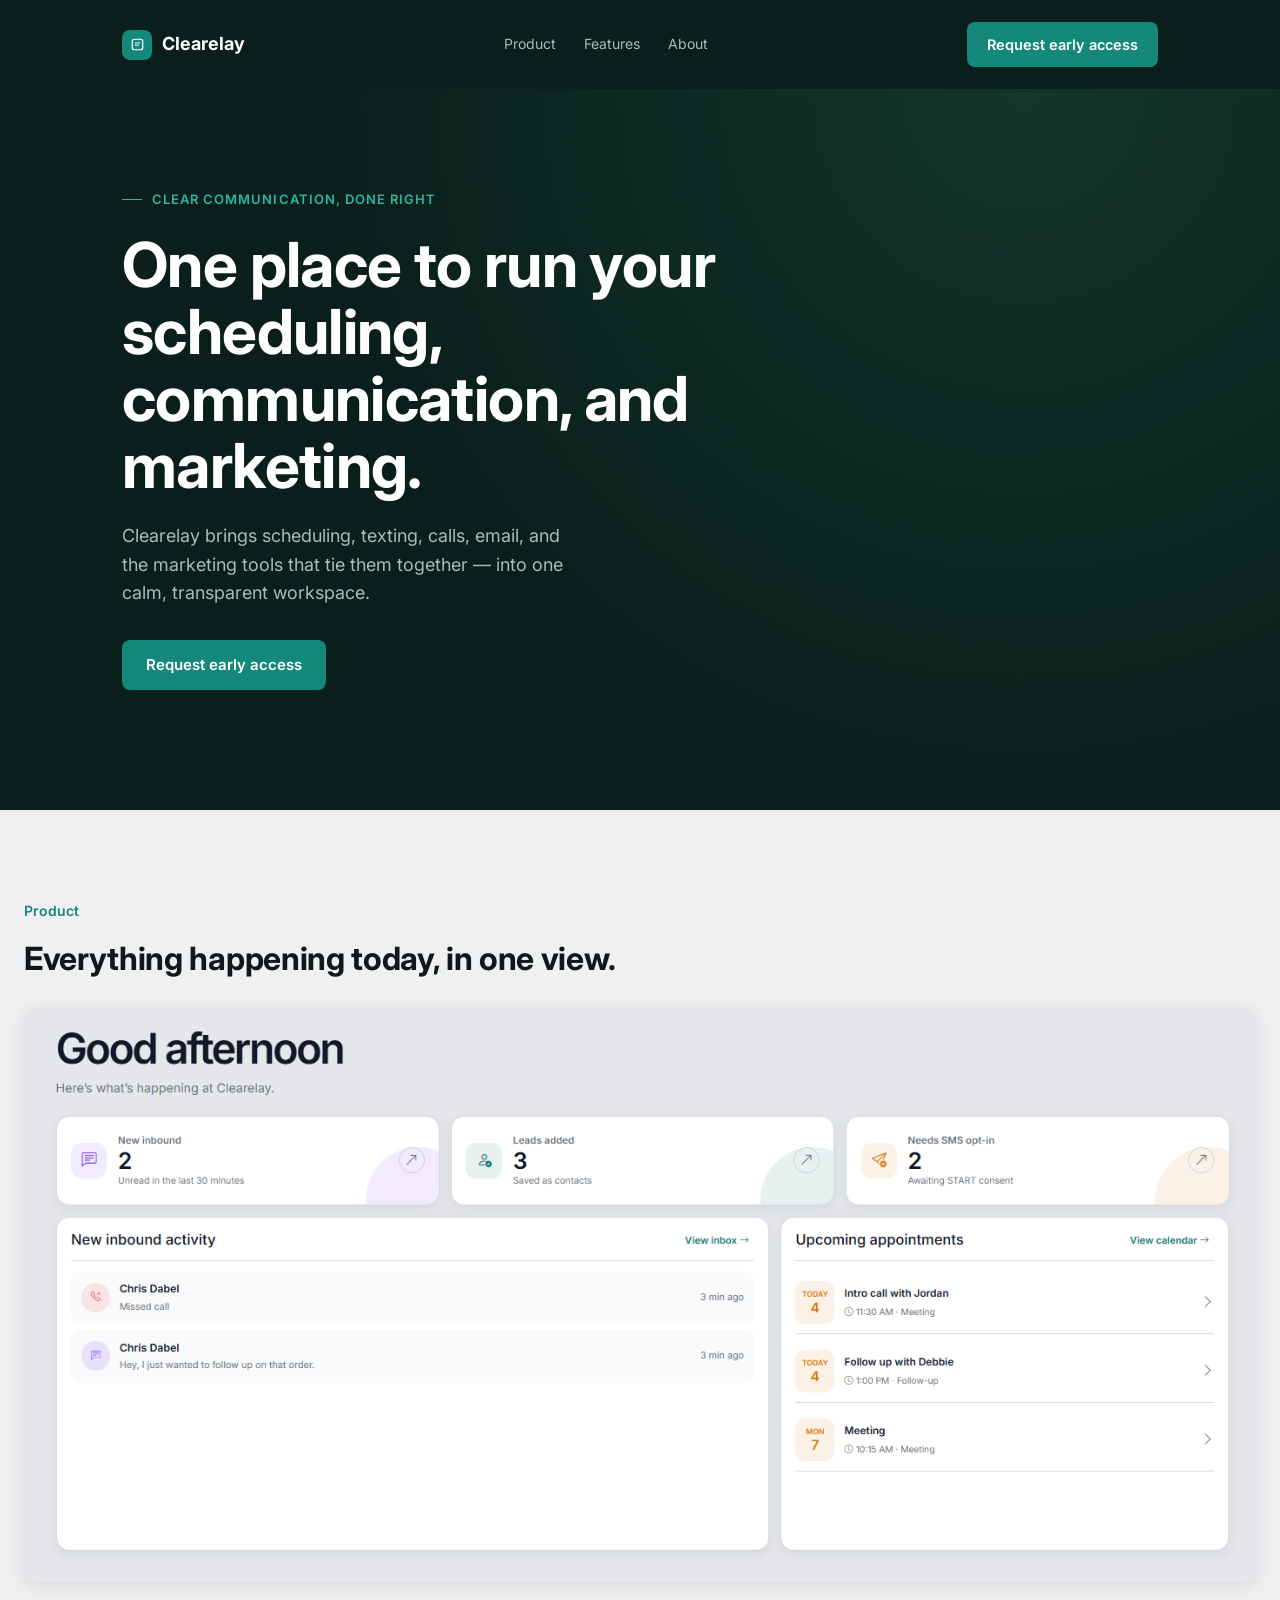
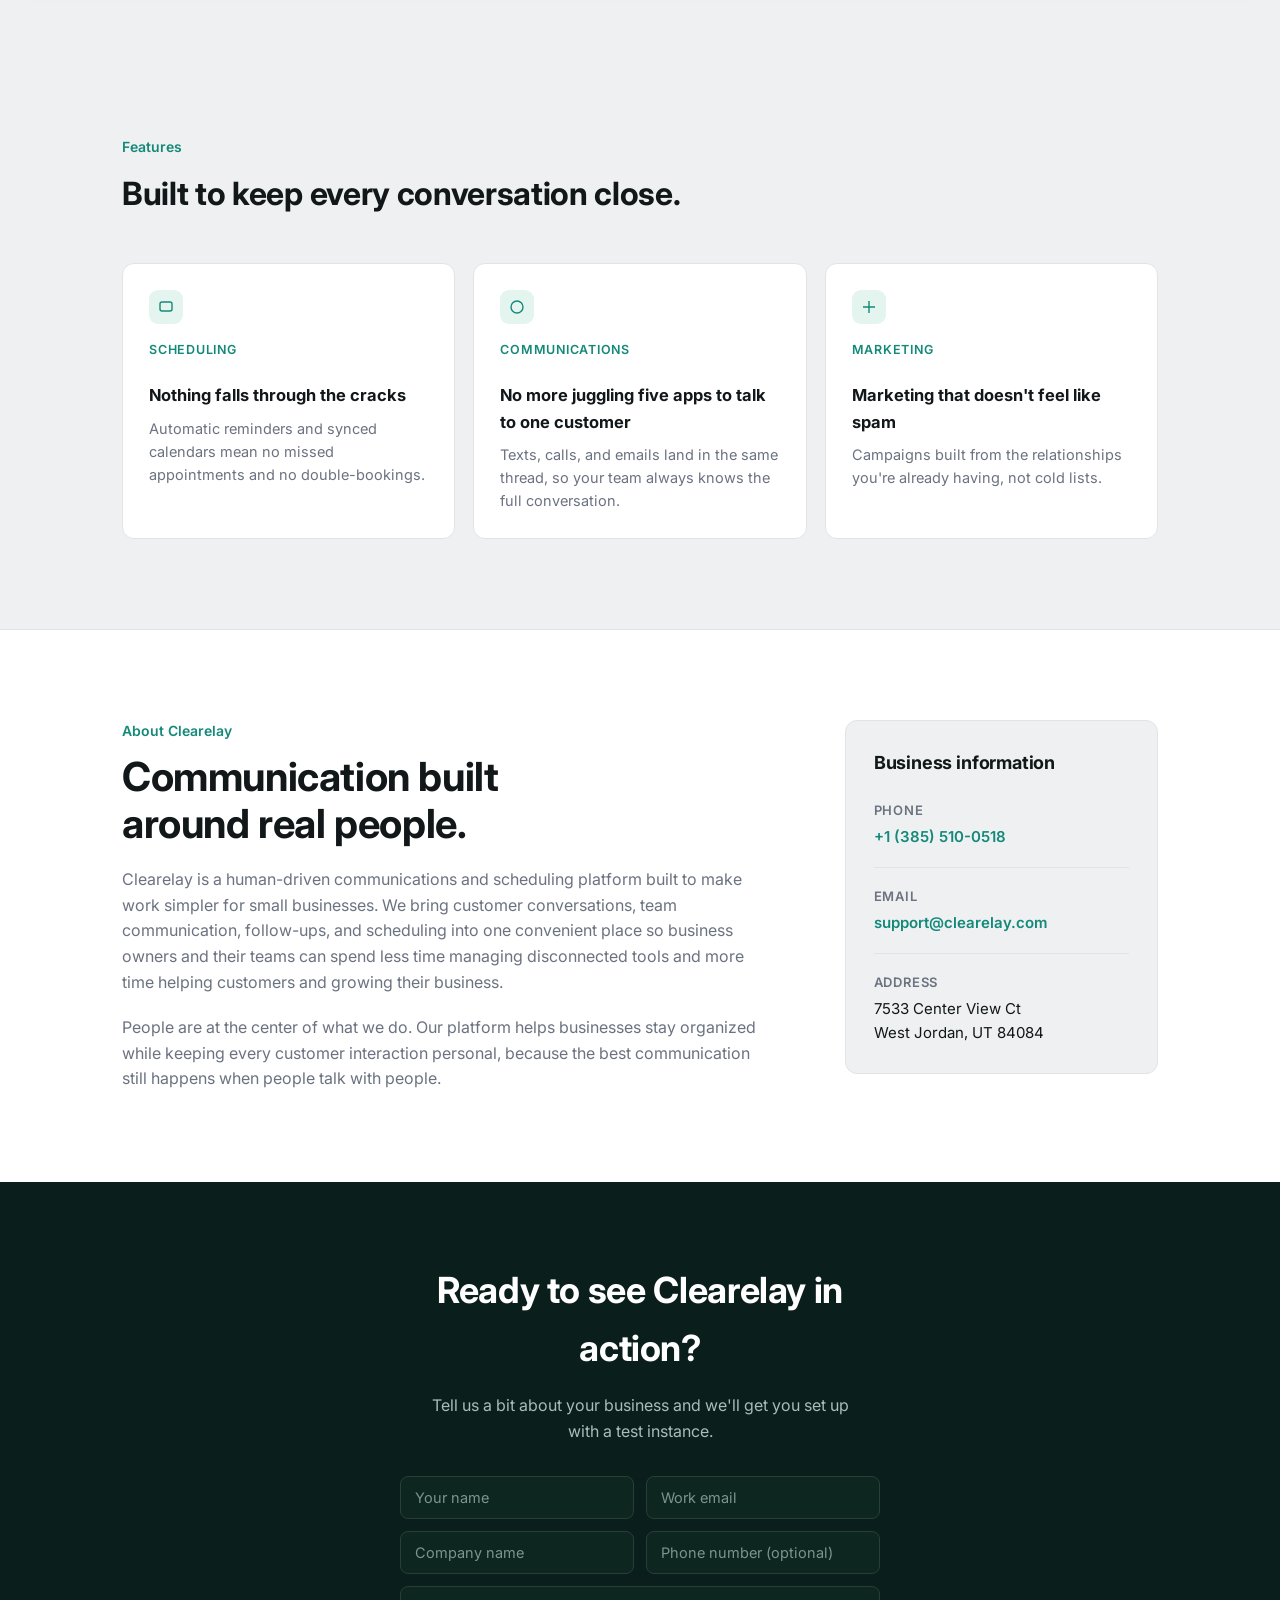
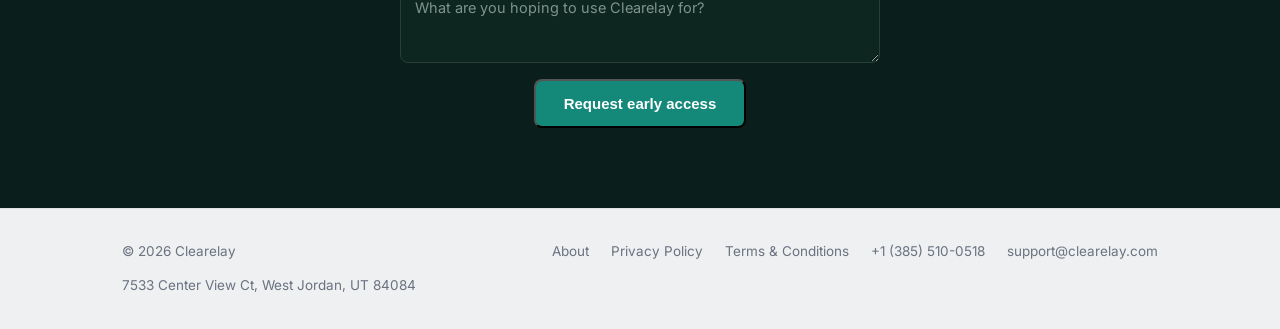
<file: index.html>
<!DOCTYPE html>
<html lang="en">
<head>
<meta charset="UTF-8">
<meta name="viewport" content="width=device-width, initial-scale=1.0">
<title>Clearelay</title>
<meta name="description" content="Clearelay brings scheduling, texting, calls, email, and marketing into one clear, honest workspace for running your business.">
<meta name="theme-color" content="#0A1F1B">
<link rel="icon" type="image/svg+xml" href="favicon.svg">

<meta property="og:type" content="website">
<meta property="og:site_name" content="Clearelay">
<meta property="og:title" content="Clearelay — Scheduling, communication, and marketing in one place">
<meta property="og:description" content="Clearelay brings scheduling, texting, calls, email, and marketing into one clear, honest workspace for running your business.">
<meta property="og:image" content="https://clearelay.com/clearelay-preview.png">
<meta property="og:url" content="https://clearelay.com/">
<meta name="twitter:card" content="summary_large_image">
<meta name="twitter:title" content="Clearelay — Scheduling, communication, and marketing in one place">
<meta name="twitter:description" content="Clearelay brings scheduling, texting, calls, email, and marketing into one clear, honest workspace for running your business.">
<meta name="twitter:image" content="https://clearelay.com/clearelay-preview.png">

<link rel="preconnect" href="https://fonts.googleapis.com">
<link rel="preconnect" href="https://fonts.gstatic.com" crossorigin>
<link href="https://fonts.googleapis.com/css2?family=Inter:wght@400;500;600;700;800&display=swap" rel="stylesheet">
<link rel="stylesheet" href="styles.css">
</head>
<body>

<header class="dark">
  <div class="nav">
    <div class="brand">
      <span class="brand-mark">
        <svg viewBox="0 0 20 20" fill="none"><rect x="3" y="3" width="14" height="14" rx="3" stroke="white" stroke-width="1.6"/><path d="M7 8h6M7 11h4" stroke="white" stroke-width="1.6" stroke-linecap="round"/></svg>
      </span>
      Clearelay
    </div>
    <nav class="nav-links" id="navLinks">
      <a href="#preview">Product</a>
      <a href="#features">Features</a>
      <a href="#about">About</a>
    </nav>
    <div class="nav-cta">
      <button class="nav-toggle" id="navToggle" aria-label="Toggle menu" aria-expanded="false" aria-controls="navLinks">
        <span></span><span></span><span></span>
      </button>
      <a href="#request-access" class="btn btn-primary">Request early access</a>
    </div>
  </div>
</header>

<section class="hero">
  <div class="wrap">
    <div class="hero-inner">
      <div class="eyebrow"><span class="dash"></span>Clear communication, done right</div>
      <h1>One place to run your scheduling, communication, and marketing.</h1>
      <p class="sub">Clearelay brings scheduling, texting, calls, email, and the marketing tools that tie them together — into one calm, transparent workspace.</p>
      <div class="hero-actions">
        <a href="#request-access" class="btn btn-primary">Request early access</a>
      </div>
    </div>
  </div>
</section>

<section class="preview" id="preview">
  <div class="wrap">
    <div class="preview-head">
      <p class="label">Product</p>
      <h2>Everything happening today, in one view.</h2>
      <img class="preview-image" src="clearelay-preview.png" alt="Clearelay dashboard preview">
    </div>
  </div>
</section>
<section class="features" id="features">
  <div class="wrap">
    <div class="preview-head">
      <p class="label">Features</p>
      <h2>Built to keep every conversation close.</h2>
    </div>
    <div class="features-grid">
      <div class="feature-card">
        <div class="icon"><svg width="16" height="16" viewBox="0 0 16 16" fill="none"><rect x="2" y="3" width="12" height="9" rx="2" stroke="currentColor" stroke-width="1.4"/></svg></div>
        <p class="kicker">Scheduling</p>
        <h4>Nothing falls through the cracks</h4>
        <p>Automatic reminders and synced calendars mean no missed appointments and no double-bookings.</p>
      </div>
      <div class="feature-card">
        <div class="icon"><svg width="16" height="16" viewBox="0 0 16 16" fill="none"><circle cx="8" cy="8" r="6" stroke="currentColor" stroke-width="1.4"/></svg></div>
        <p class="kicker">Communications</p>
        <h4>No more juggling five apps to talk to one customer</h4>
        <p>Texts, calls, and emails land in the same thread, so your team always knows the full conversation.</p>
      </div>
      <div class="feature-card">
        <div class="icon"><svg width="16" height="16" viewBox="0 0 16 16" fill="none"><path d="M8 2v12M2 8h12" stroke="currentColor" stroke-width="1.4"/></svg></div>
        <p class="kicker">Marketing</p>
        <h4>Marketing that doesn't feel like spam</h4>
        <p>Campaigns built from the relationships you're already having, not cold lists.</p>
      </div>
    </div>
  </div>
</section>

<section class="about" id="about">
  <div class="wrap">
    <div class="about-copy">
      <p class="label">About Clearelay</p>
      <h2>Communication built around real people.</h2>
      <p>Clearelay is a human-driven communications and scheduling platform built to make work simpler for small businesses. We bring customer conversations, team communication, follow-ups, and scheduling into one convenient place so business owners and their teams can spend less time managing disconnected tools and more time helping customers and growing their business.</p>
      <p>People are at the center of what we do. Our platform helps businesses stay organized while keeping every customer interaction personal, because the best communication still happens when people talk with people.</p>
    </div>
    <div class="business-details" aria-labelledby="business-details-title">
      <h3 id="business-details-title">Business information</h3>
      <dl>
        <div>
          <dt>Phone</dt>
          <dd><a href="tel:+13855100518">+1 (385) 510-0518</a></dd>
        </div>
        <div>
          <dt>Email</dt>
          <dd><a href="mailto:support@clearelay.com">support@clearelay.com</a></dd>
        </div>
        <div>
          <dt>Address</dt>
          <dd><address>7533 Center View Ct<br>West Jordan, UT 84084</address></dd>
        </div>
      </dl>
    </div>
  </div>
</section>

<section class="cta" id="request-access">
  <div class="wrap">
    <h2>Ready to see Clearelay in action?</h2>
    <p class="cta-sub">Tell us a bit about your business and we'll get you set up with a test instance.</p>
    <form class="access-form" id="accessForm" action="https://formsubmit.co/ajax/support@clearelay.com" method="POST">
      <input type="hidden" name="_subject" value="New Clearelay early access request">
      <input type="hidden" name="_template" value="table">
      <input type="hidden" name="_captcha" value="false">
      <input class="form-honeypot" type="text" name="_honey" tabindex="-1" autocomplete="off" aria-hidden="true">
      <div class="form-row">
        <input type="text" name="name" placeholder="Your name" autocomplete="name" aria-label="Your name" required>
        <input type="email" name="email" placeholder="Work email" autocomplete="email" aria-label="Work email" required>
      </div>
      <div class="form-row">
        <input type="text" name="company" placeholder="Company name" autocomplete="organization" aria-label="Company name">
        <input type="tel" name="phone" placeholder="Phone number (optional)" autocomplete="tel" aria-label="Phone number (optional)">
      </div>
      <textarea name="message" placeholder="What are you hoping to use Clearelay for?" aria-label="What are you hoping to use Clearelay for?" rows="3"></textarea>
      <button type="submit" class="btn btn-primary">Request early access</button>
    </form>
  </div>
</section>

<footer>
  <div class="wrap">
    <div class="foot-row">
      <span>© 2026 Clearelay</span>
      <div class="foot-links">
        <a href="#about">About</a>
        <a href="/privacy/">Privacy Policy</a>
        <a href="/terms/">Terms &amp; Conditions</a>
        <a href="tel:+13855100518">+1 (385) 510-0518</a>
        <a href="mailto:support@clearelay.com">support@clearelay.com</a>
      </div>
    </div>
    <address class="foot-address">7533 Center View Ct, West Jordan, UT 84084</address>
  </div>
</footer>

<script src="main.js" defer></script>
<script src="https://www.app.clearelay.com/clearelay-opt-in.js" data-key="84d863ad63284b4c8549345150d31dcb7e0f" data-endpoint="https://pouqqswppzyvogufcioj.supabase.co/functions/v1/sms-web-opt-in" defer></script></body>
</html>
</file>
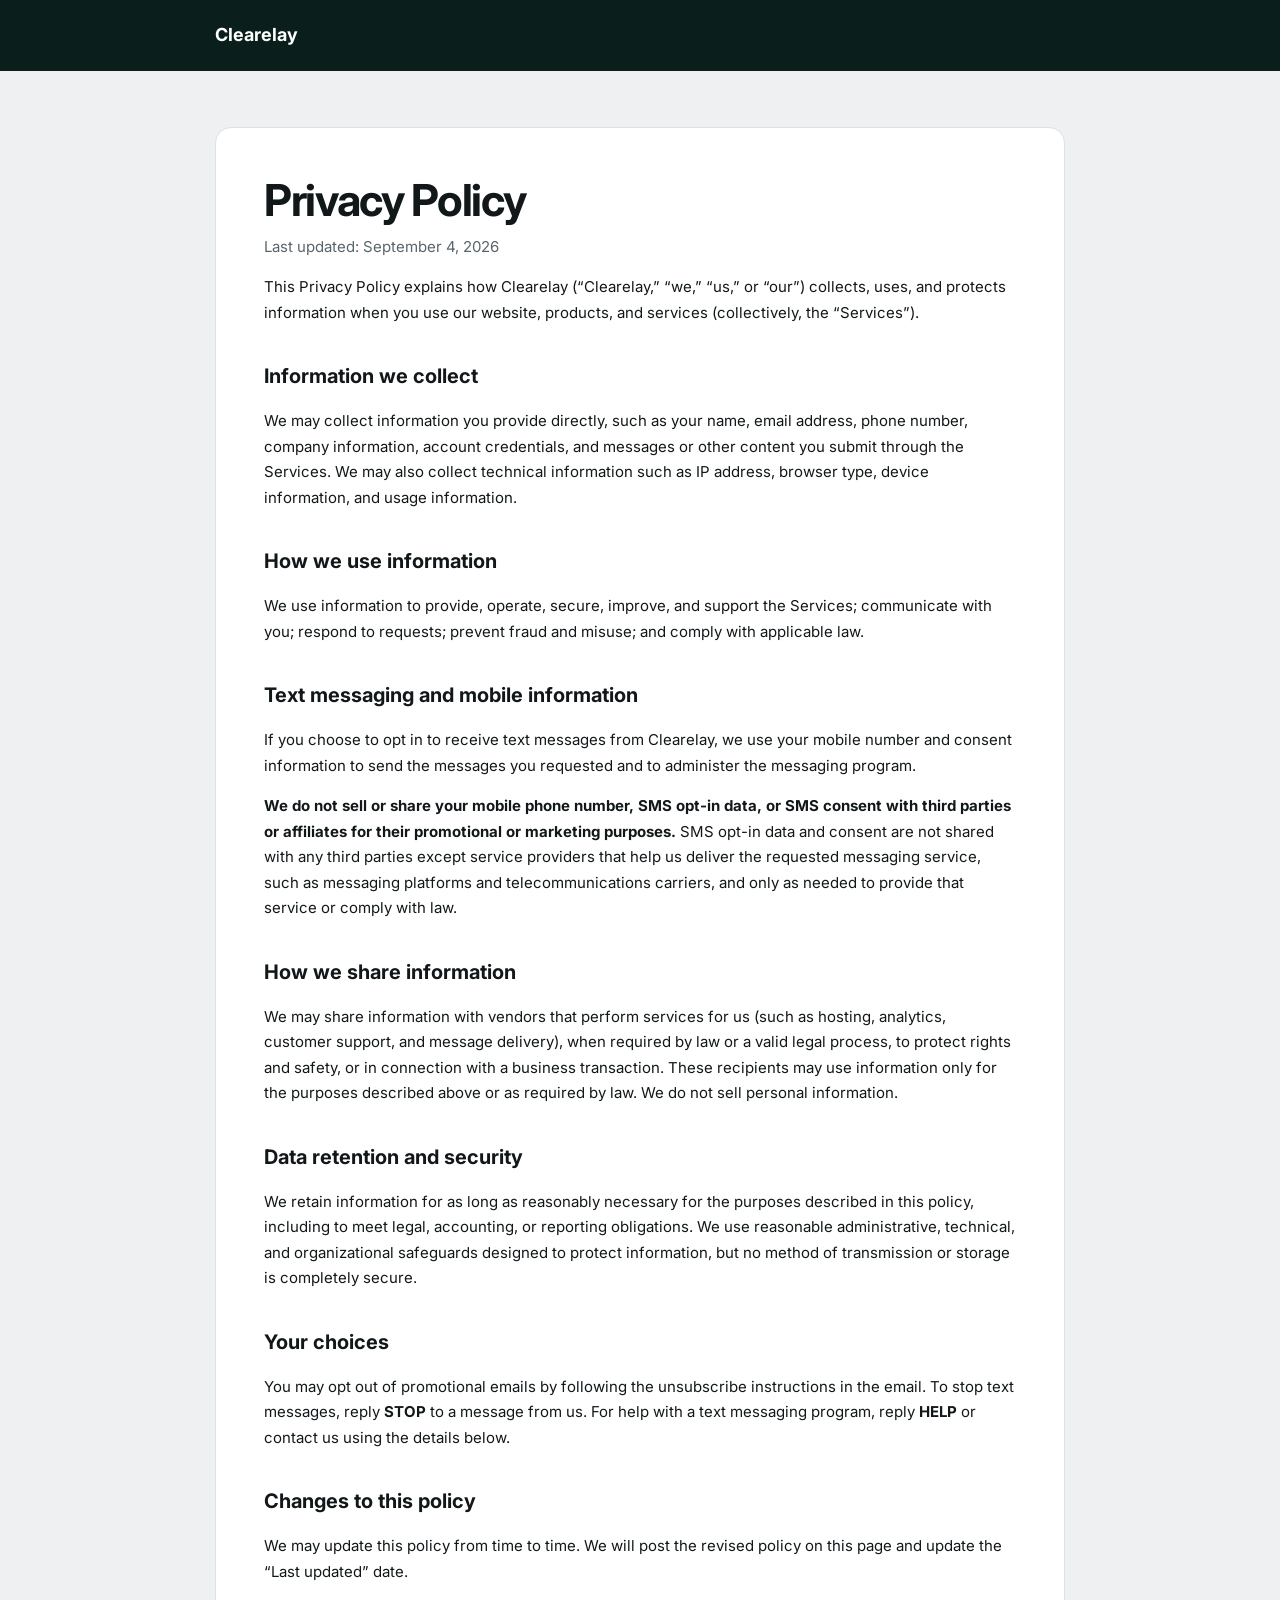
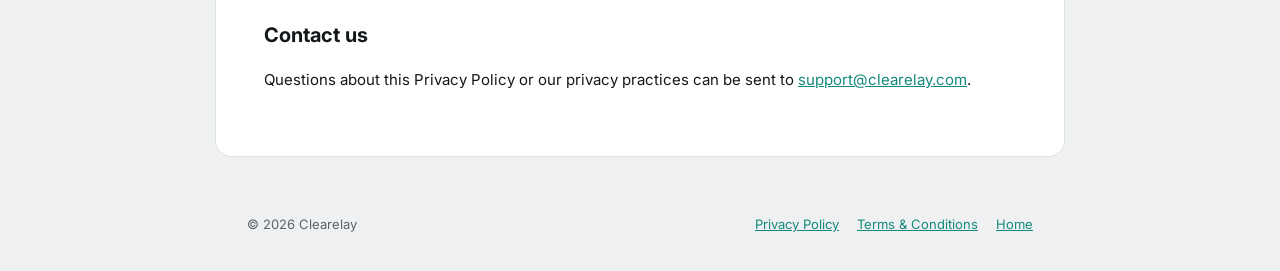
<file: privacy/index.html>
<!doctype html>
<html lang="en">
<head>
  <meta charset="utf-8">
  <meta name="viewport" content="width=device-width, initial-scale=1">
  <meta name="description" content="Clearelay Privacy Policy">
  <title>Privacy Policy | Clearelay</title>
  <meta name="theme-color" content="#0A1F1B">
  <link rel="icon" type="image/svg+xml" href="/favicon.svg">
  <link rel="preconnect" href="https://fonts.googleapis.com">
  <link rel="preconnect" href="https://fonts.gstatic.com" crossorigin>
  <link href="https://fonts.googleapis.com/css2?family=Inter:wght@400;500;600;700;800&display=swap" rel="stylesheet">
  <style>
    :root { --ink:#0A1F1B; --teal:#14897A; --paper:#EEF0F1; --text:#12181A; --slate:#59656a; --line:#dce2e2; }
    * { box-sizing:border-box; } body { margin:0; font-family:Inter,Arial,sans-serif; color:var(--text); background:var(--paper); line-height:1.7; }
    a { color:var(--teal); } .nav { background:var(--ink); padding:20px 32px; } .nav-inner, main, footer { max-width:850px; margin:auto; }
    .brand { color:white; font-weight:700; font-size:18px; text-decoration:none; } main { margin-top:56px; margin-bottom:56px; background:white; border:1px solid var(--line); border-radius:16px; padding:48px; }
    h1 { font-size:clamp(32px,5vw,44px); letter-spacing:-.03em; line-height:1.1; margin:0 0 10px; } h2 { font-size:20px; margin:34px 0 8px; } p, li { font-size:15px; } .updated { color:var(--slate); margin:0; }
    ul { padding-left:22px; } footer { padding:0 32px 36px; color:var(--slate); font-size:13px; display:flex; justify-content:space-between; gap:20px; } footer a { margin-left:18px; }
    @media (max-width:600px) { .nav { padding:18px 22px; } main { margin:28px 16px; padding:30px 24px; } footer { padding:0 24px 28px; flex-direction:column; } footer a { margin:0 16px 0 0; } }
  </style>
</head>
<body>
  <header class="nav"><div class="nav-inner"><a class="brand" href="/">Clearelay</a></div></header>
  <main>
    <h1>Privacy Policy</h1>
    <p class="updated">Last updated: September 4, 2026</p>

    <p>This Privacy Policy explains how Clearelay (&ldquo;Clearelay,&rdquo; &ldquo;we,&rdquo; &ldquo;us,&rdquo; or &ldquo;our&rdquo;) collects, uses, and protects information when you use our website, products, and services (collectively, the &ldquo;Services&rdquo;).</p>

    <h2>Information we collect</h2>
    <p>We may collect information you provide directly, such as your name, email address, phone number, company information, account credentials, and messages or other content you submit through the Services. We may also collect technical information such as IP address, browser type, device information, and usage information.</p>

    <h2>How we use information</h2>
    <p>We use information to provide, operate, secure, improve, and support the Services; communicate with you; respond to requests; prevent fraud and misuse; and comply with applicable law.</p>

    <h2>Text messaging and mobile information</h2>
    <p>If you choose to opt in to receive text messages from Clearelay, we use your mobile number and consent information to send the messages you requested and to administer the messaging program.</p>
    <p><strong>We do not sell or share your mobile phone number, SMS opt-in data, or SMS consent with third parties or affiliates for their promotional or marketing purposes.</strong> SMS opt-in data and consent are not shared with any third parties except service providers that help us deliver the requested messaging service, such as messaging platforms and telecommunications carriers, and only as needed to provide that service or comply with law.</p>

    <h2>How we share information</h2>
    <p>We may share information with vendors that perform services for us (such as hosting, analytics, customer support, and message delivery), when required by law or a valid legal process, to protect rights and safety, or in connection with a business transaction. These recipients may use information only for the purposes described above or as required by law. We do not sell personal information.</p>

    <h2>Data retention and security</h2>
    <p>We retain information for as long as reasonably necessary for the purposes described in this policy, including to meet legal, accounting, or reporting obligations. We use reasonable administrative, technical, and organizational safeguards designed to protect information, but no method of transmission or storage is completely secure.</p>

    <h2>Your choices</h2>
    <p>You may opt out of promotional emails by following the unsubscribe instructions in the email. To stop text messages, reply <strong>STOP</strong> to a message from us. For help with a text messaging program, reply <strong>HELP</strong> or contact us using the details below.</p>

    <h2>Changes to this policy</h2>
    <p>We may update this policy from time to time. We will post the revised policy on this page and update the &ldquo;Last updated&rdquo; date.</p>

    <h2>Contact us</h2>
    <p>Questions about this Privacy Policy or our privacy practices can be sent to <a href="mailto:support@clearelay.com">support@clearelay.com</a>.</p>
  </main>
  <footer><span>&copy; 2026 Clearelay</span><span><a href="/privacy/">Privacy Policy</a><a href="/terms/">Terms &amp; Conditions</a><a href="/">Home</a></span></footer>
</body>
</html>
</file>
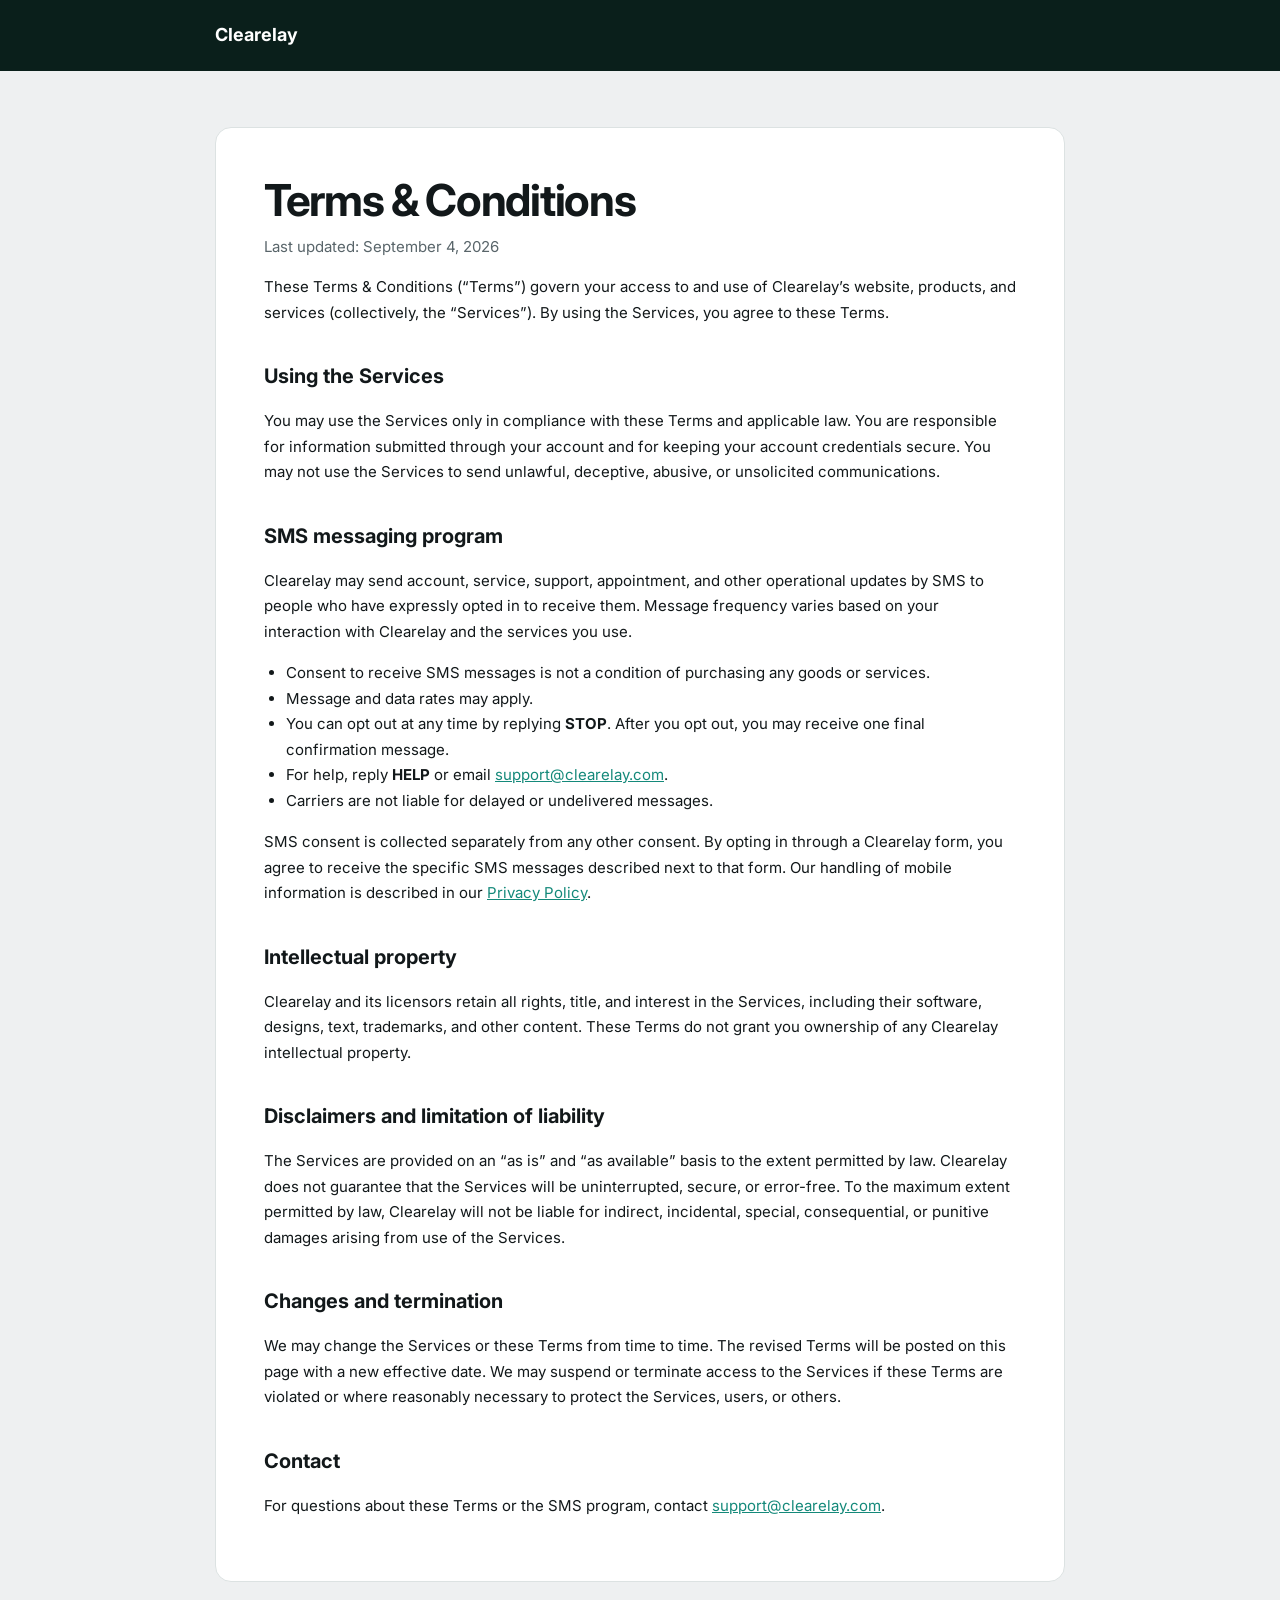
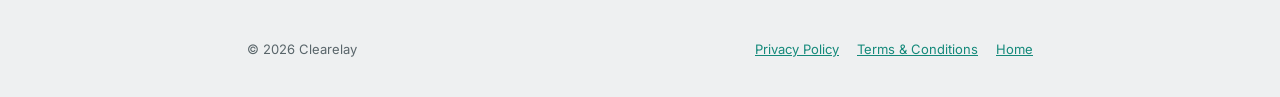
<file: terms/index.html>
<!doctype html>
<html lang="en">
<head>
  <meta charset="utf-8">
  <meta name="viewport" content="width=device-width, initial-scale=1">
  <meta name="description" content="Clearelay Terms and Conditions">
  <title>Terms &amp; Conditions | Clearelay</title>
  <meta name="theme-color" content="#0A1F1B">
  <link rel="icon" type="image/svg+xml" href="/favicon.svg">
  <link rel="preconnect" href="https://fonts.googleapis.com">
  <link rel="preconnect" href="https://fonts.gstatic.com" crossorigin>
  <link href="https://fonts.googleapis.com/css2?family=Inter:wght@400;500;600;700;800&display=swap" rel="stylesheet">
  <style>
    :root { --ink:#0A1F1B; --teal:#14897A; --paper:#EEF0F1; --text:#12181A; --slate:#59656a; --line:#dce2e2; }
    * { box-sizing:border-box; } body { margin:0; font-family:Inter,Arial,sans-serif; color:var(--text); background:var(--paper); line-height:1.7; }
    a { color:var(--teal); } .nav { background:var(--ink); padding:20px 32px; } .nav-inner, main, footer { max-width:850px; margin:auto; }
    .brand { color:white; font-weight:700; font-size:18px; text-decoration:none; } main { margin-top:56px; margin-bottom:56px; background:white; border:1px solid var(--line); border-radius:16px; padding:48px; }
    h1 { font-size:clamp(32px,5vw,44px); letter-spacing:-.03em; line-height:1.1; margin:0 0 10px; } h2 { font-size:20px; margin:34px 0 8px; } p, li { font-size:15px; } .updated { color:var(--slate); margin:0; }
    ul { padding-left:22px; } footer { padding:0 32px 36px; color:var(--slate); font-size:13px; display:flex; justify-content:space-between; gap:20px; } footer a { margin-left:18px; }
    @media (max-width:600px) { .nav { padding:18px 22px; } main { margin:28px 16px; padding:30px 24px; } footer { padding:0 24px 28px; flex-direction:column; } footer a { margin:0 16px 0 0; } }
  </style>
</head>
<body>
  <header class="nav"><div class="nav-inner"><a class="brand" href="/">Clearelay</a></div></header>
  <main>
    <h1>Terms &amp; Conditions</h1>
    <p class="updated">Last updated: September 4, 2026</p>

    <p>These Terms &amp; Conditions (&ldquo;Terms&rdquo;) govern your access to and use of Clearelay&rsquo;s website, products, and services (collectively, the &ldquo;Services&rdquo;). By using the Services, you agree to these Terms.</p>

    <h2>Using the Services</h2>
    <p>You may use the Services only in compliance with these Terms and applicable law. You are responsible for information submitted through your account and for keeping your account credentials secure. You may not use the Services to send unlawful, deceptive, abusive, or unsolicited communications.</p>

    <h2>SMS messaging program</h2>
    <p>Clearelay may send account, service, support, appointment, and other operational updates by SMS to people who have expressly opted in to receive them. Message frequency varies based on your interaction with Clearelay and the services you use.</p>
    <ul>
      <li>Consent to receive SMS messages is not a condition of purchasing any goods or services.</li>
      <li>Message and data rates may apply.</li>
      <li>You can opt out at any time by replying <strong>STOP</strong>. After you opt out, you may receive one final confirmation message.</li>
      <li>For help, reply <strong>HELP</strong> or email <a href="mailto:support@clearelay.com">support@clearelay.com</a>.</li>
      <li>Carriers are not liable for delayed or undelivered messages.</li>
    </ul>
    <p>SMS consent is collected separately from any other consent. By opting in through a Clearelay form, you agree to receive the specific SMS messages described next to that form. Our handling of mobile information is described in our <a href="/privacy/">Privacy Policy</a>.</p>

    <h2>Intellectual property</h2>
    <p>Clearelay and its licensors retain all rights, title, and interest in the Services, including their software, designs, text, trademarks, and other content. These Terms do not grant you ownership of any Clearelay intellectual property.</p>

    <h2>Disclaimers and limitation of liability</h2>
    <p>The Services are provided on an &ldquo;as is&rdquo; and &ldquo;as available&rdquo; basis to the extent permitted by law. Clearelay does not guarantee that the Services will be uninterrupted, secure, or error-free. To the maximum extent permitted by law, Clearelay will not be liable for indirect, incidental, special, consequential, or punitive damages arising from use of the Services.</p>

    <h2>Changes and termination</h2>
    <p>We may change the Services or these Terms from time to time. The revised Terms will be posted on this page with a new effective date. We may suspend or terminate access to the Services if these Terms are violated or where reasonably necessary to protect the Services, users, or others.</p>

    <h2>Contact</h2>
    <p>For questions about these Terms or the SMS program, contact <a href="mailto:support@clearelay.com">support@clearelay.com</a>.</p>
  </main>
  <footer><span>&copy; 2026 Clearelay</span><span><a href="/privacy/">Privacy Policy</a><a href="/terms/">Terms &amp; Conditions</a><a href="/">Home</a></span></footer>
</body>
</html>
</file>
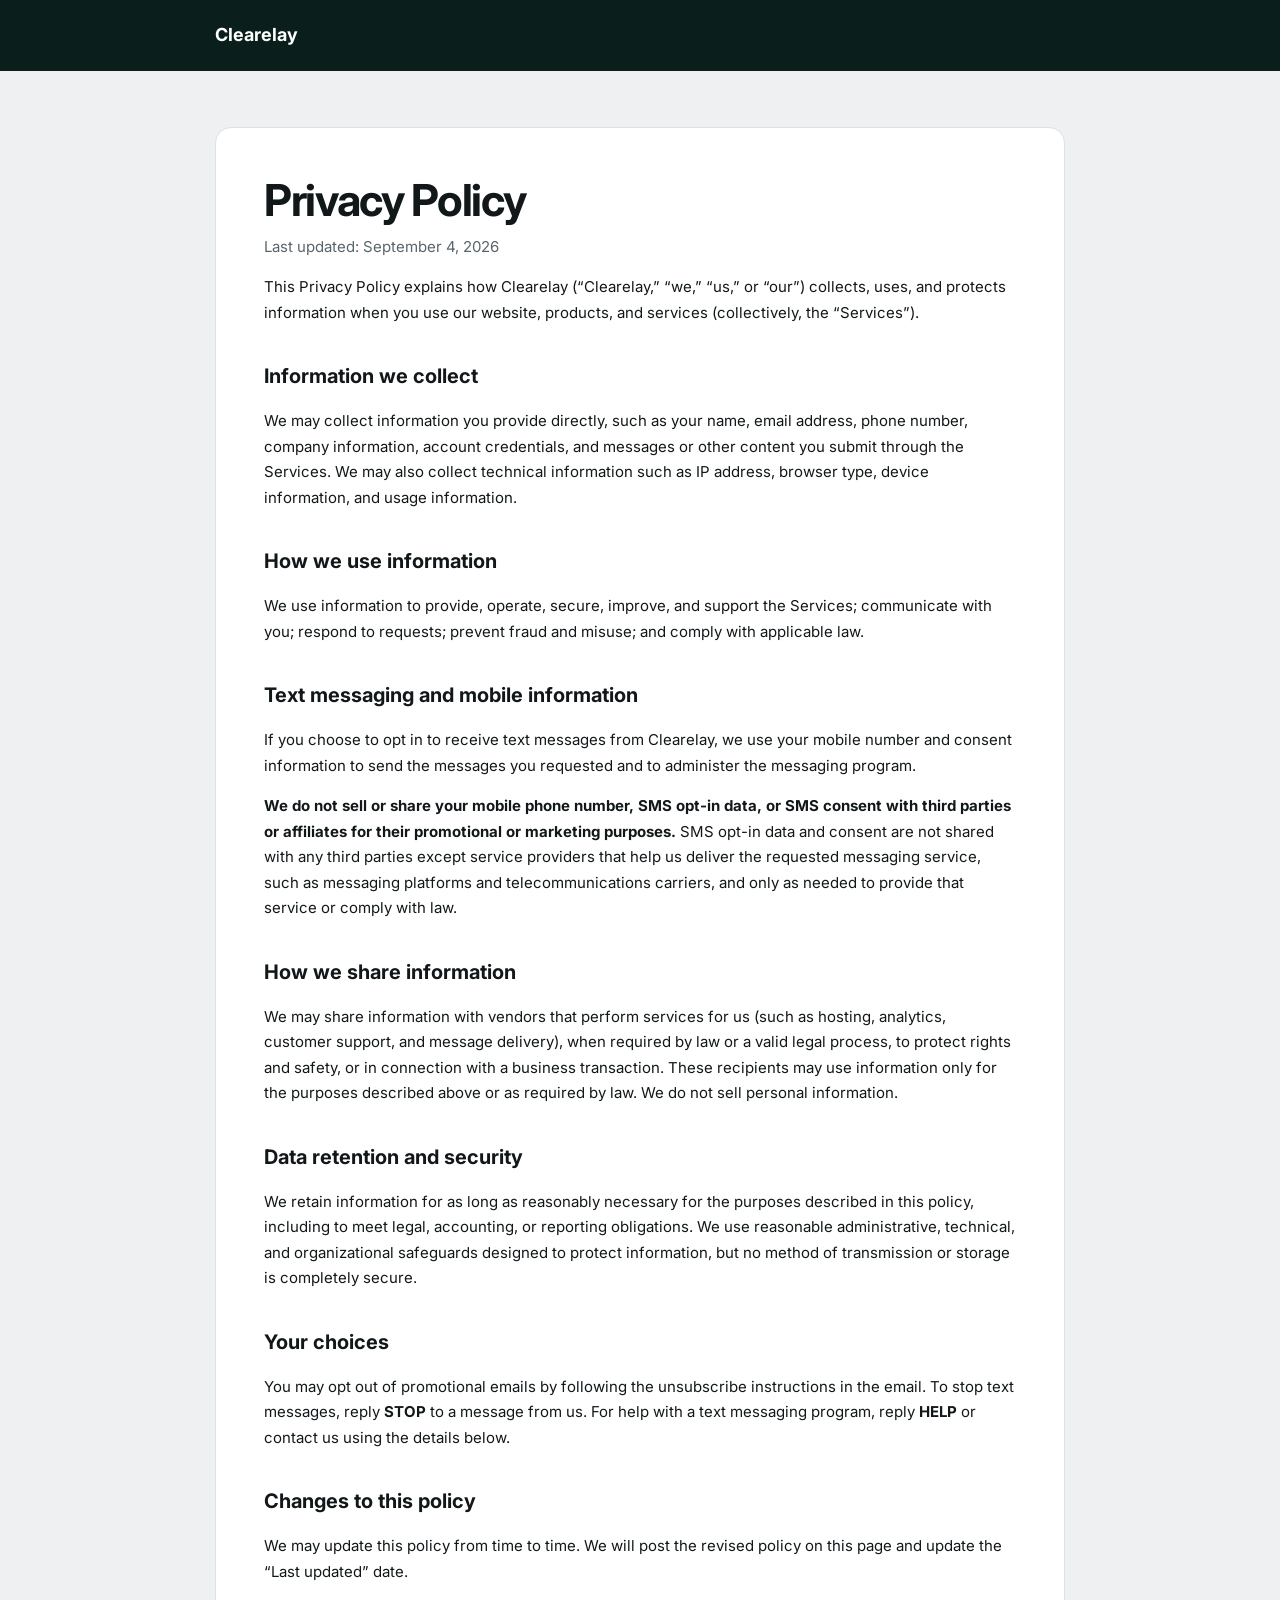
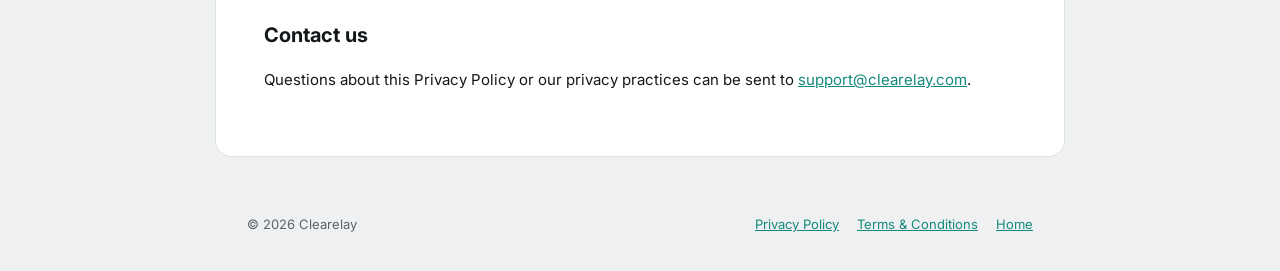
<file: privacy.html>
<!doctype html>
<html lang="en">
<head>
  <meta charset="utf-8">
  <meta name="viewport" content="width=device-width, initial-scale=1">
  <meta name="description" content="Clearelay Privacy Policy">
  <title>Privacy Policy | Clearelay</title>
  <meta name="theme-color" content="#0A1F1B">
  <link rel="icon" type="image/svg+xml" href="favicon.svg">
  <link rel="preconnect" href="https://fonts.googleapis.com">
  <link rel="preconnect" href="https://fonts.gstatic.com" crossorigin>
  <link href="https://fonts.googleapis.com/css2?family=Inter:wght@400;500;600;700;800&display=swap" rel="stylesheet">
  <style>
    :root { --ink:#0A1F1B; --teal:#14897A; --paper:#EEF0F1; --text:#12181A; --slate:#59656a; --line:#dce2e2; }
    * { box-sizing:border-box; } body { margin:0; font-family:Inter,Arial,sans-serif; color:var(--text); background:var(--paper); line-height:1.7; }
    a { color:var(--teal); } .nav { background:var(--ink); padding:20px 32px; } .nav-inner, main, footer { max-width:850px; margin:auto; }
    .brand { color:white; font-weight:700; font-size:18px; text-decoration:none; } main { margin-top:56px; margin-bottom:56px; background:white; border:1px solid var(--line); border-radius:16px; padding:48px; }
    h1 { font-size:clamp(32px,5vw,44px); letter-spacing:-.03em; line-height:1.1; margin:0 0 10px; } h2 { font-size:20px; margin:34px 0 8px; } p, li { font-size:15px; } .updated { color:var(--slate); margin:0; }
    ul { padding-left:22px; } footer { padding:0 32px 36px; color:var(--slate); font-size:13px; display:flex; justify-content:space-between; gap:20px; } footer a { margin-left:18px; }
    @media (max-width:600px) { .nav { padding:18px 22px; } main { margin:28px 16px; padding:30px 24px; } footer { padding:0 24px 28px; flex-direction:column; } footer a { margin:0 16px 0 0; } }
  </style>
</head>
<body>
  <header class="nav"><div class="nav-inner"><a class="brand" href="index.html">Clearelay</a></div></header>
  <main>
    <h1>Privacy Policy</h1>
    <p class="updated">Last updated: September 4, 2026</p>

    <p>This Privacy Policy explains how Clearelay (&ldquo;Clearelay,&rdquo; &ldquo;we,&rdquo; &ldquo;us,&rdquo; or &ldquo;our&rdquo;) collects, uses, and protects information when you use our website, products, and services (collectively, the &ldquo;Services&rdquo;).</p>

    <h2>Information we collect</h2>
    <p>We may collect information you provide directly, such as your name, email address, phone number, company information, account credentials, and messages or other content you submit through the Services. We may also collect technical information such as IP address, browser type, device information, and usage information.</p>

    <h2>How we use information</h2>
    <p>We use information to provide, operate, secure, improve, and support the Services; communicate with you; respond to requests; prevent fraud and misuse; and comply with applicable law.</p>

    <h2>Text messaging and mobile information</h2>
    <p>If you choose to opt in to receive text messages from Clearelay, we use your mobile number and consent information to send the messages you requested and to administer the messaging program.</p>
    <p><strong>We do not sell or share your mobile phone number, SMS opt-in data, or SMS consent with third parties or affiliates for their promotional or marketing purposes.</strong> SMS opt-in data and consent are not shared with any third parties except service providers that help us deliver the requested messaging service, such as messaging platforms and telecommunications carriers, and only as needed to provide that service or comply with law.</p>

    <h2>How we share information</h2>
    <p>We may share information with vendors that perform services for us (such as hosting, analytics, customer support, and message delivery), when required by law or a valid legal process, to protect rights and safety, or in connection with a business transaction. These recipients may use information only for the purposes described above or as required by law. We do not sell personal information.</p>

    <h2>Data retention and security</h2>
    <p>We retain information for as long as reasonably necessary for the purposes described in this policy, including to meet legal, accounting, or reporting obligations. We use reasonable administrative, technical, and organizational safeguards designed to protect information, but no method of transmission or storage is completely secure.</p>

    <h2>Your choices</h2>
    <p>You may opt out of promotional emails by following the unsubscribe instructions in the email. To stop text messages, reply <strong>STOP</strong> to a message from us. For help with a text messaging program, reply <strong>HELP</strong> or contact us using the details below.</p>

    <h2>Changes to this policy</h2>
    <p>We may update this policy from time to time. We will post the revised policy on this page and update the &ldquo;Last updated&rdquo; date.</p>

    <h2>Contact us</h2>
    <p>Questions about this Privacy Policy or our privacy practices can be sent to <a href="mailto:support@clearelay.com">support@clearelay.com</a>.</p>
  </main>
  <footer><span>&copy; 2026 Clearelay</span><span><a href="privacy.html">Privacy Policy</a><a href="terms.html">Terms &amp; Conditions</a><a href="index.html">Home</a></span></footer>
</body>
</html>
</file>
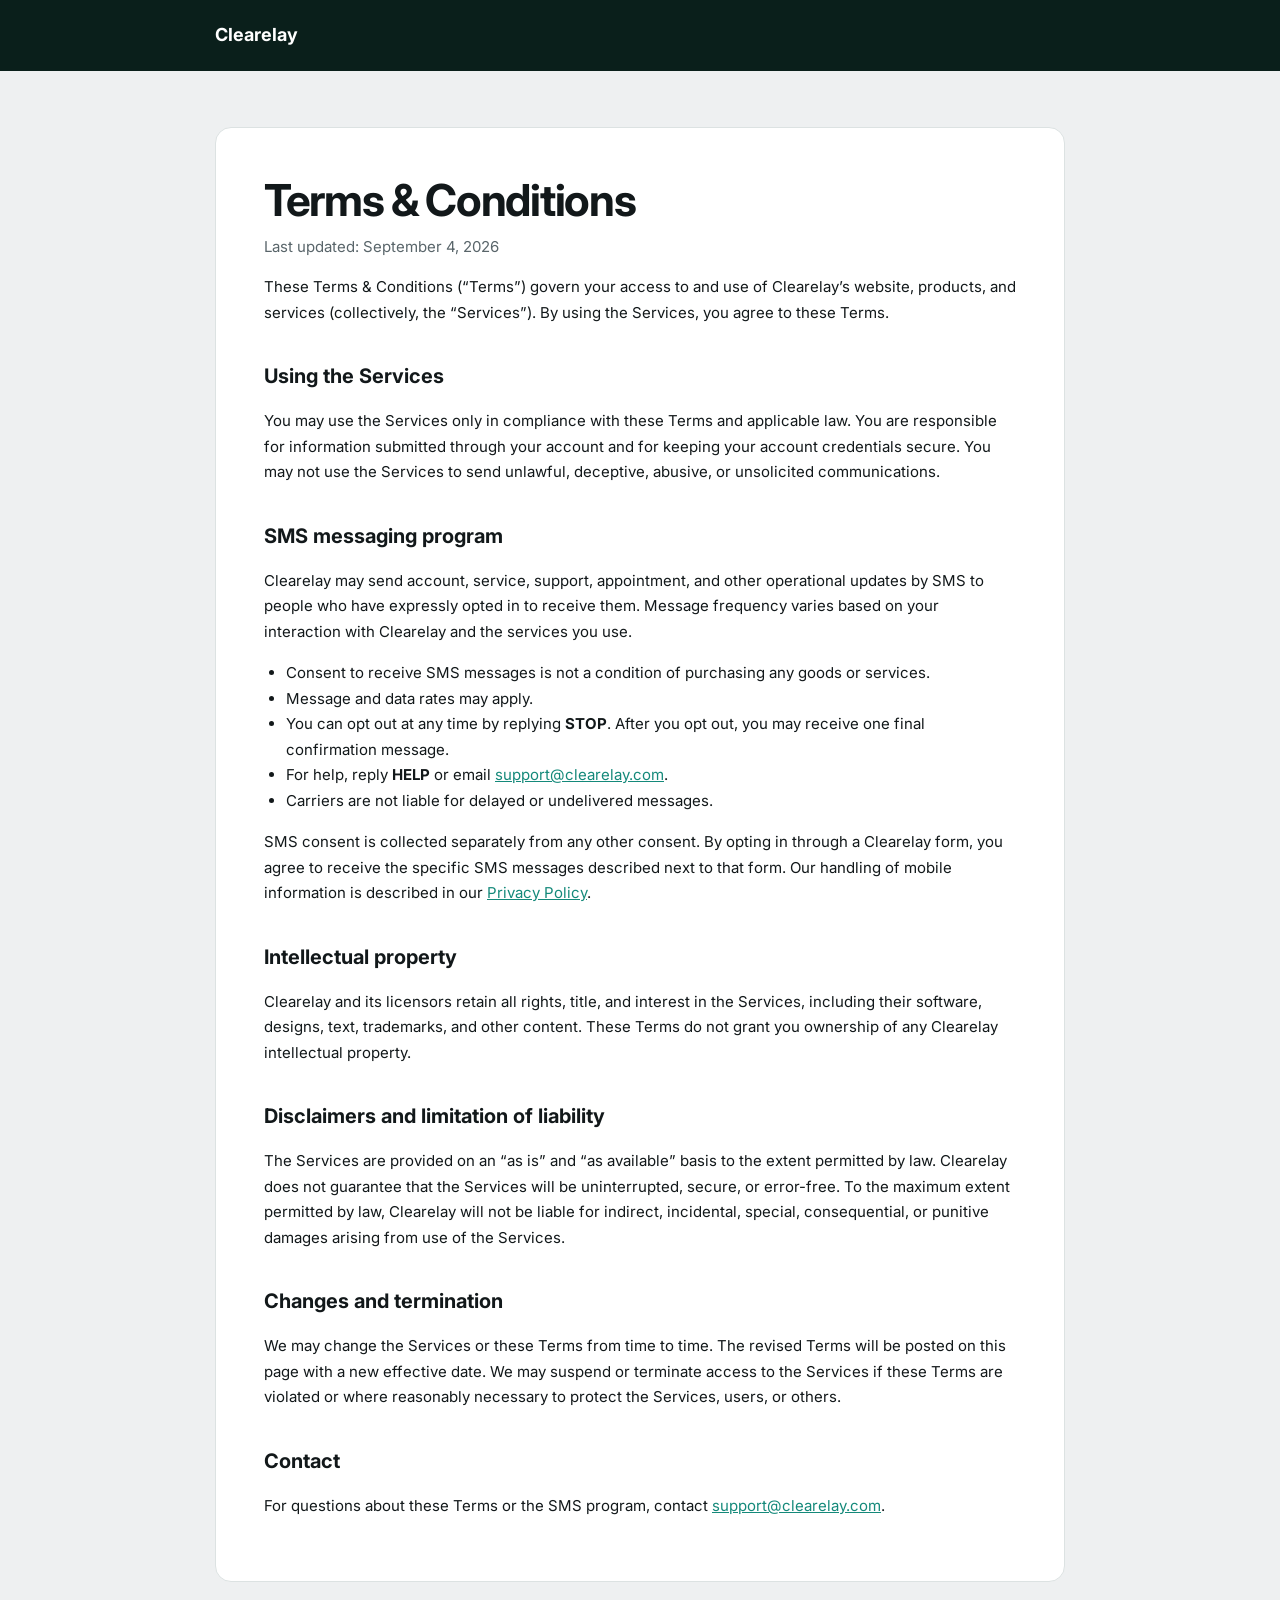
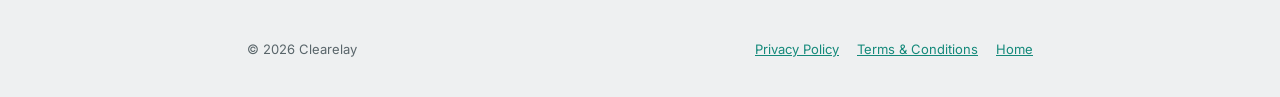
<file: terms.html>
<!doctype html>
<html lang="en">
<head>
  <meta charset="utf-8">
  <meta name="viewport" content="width=device-width, initial-scale=1">
  <meta name="description" content="Clearelay Terms and Conditions">
  <title>Terms &amp; Conditions | Clearelay</title>
  <meta name="theme-color" content="#0A1F1B">
  <link rel="icon" type="image/svg+xml" href="favicon.svg">
  <link rel="preconnect" href="https://fonts.googleapis.com">
  <link rel="preconnect" href="https://fonts.gstatic.com" crossorigin>
  <link href="https://fonts.googleapis.com/css2?family=Inter:wght@400;500;600;700;800&display=swap" rel="stylesheet">
  <style>
    :root { --ink:#0A1F1B; --teal:#14897A; --paper:#EEF0F1; --text:#12181A; --slate:#59656a; --line:#dce2e2; }
    * { box-sizing:border-box; } body { margin:0; font-family:Inter,Arial,sans-serif; color:var(--text); background:var(--paper); line-height:1.7; }
    a { color:var(--teal); } .nav { background:var(--ink); padding:20px 32px; } .nav-inner, main, footer { max-width:850px; margin:auto; }
    .brand { color:white; font-weight:700; font-size:18px; text-decoration:none; } main { margin-top:56px; margin-bottom:56px; background:white; border:1px solid var(--line); border-radius:16px; padding:48px; }
    h1 { font-size:clamp(32px,5vw,44px); letter-spacing:-.03em; line-height:1.1; margin:0 0 10px; } h2 { font-size:20px; margin:34px 0 8px; } p, li { font-size:15px; } .updated { color:var(--slate); margin:0; }
    ul { padding-left:22px; } footer { padding:0 32px 36px; color:var(--slate); font-size:13px; display:flex; justify-content:space-between; gap:20px; } footer a { margin-left:18px; }
    @media (max-width:600px) { .nav { padding:18px 22px; } main { margin:28px 16px; padding:30px 24px; } footer { padding:0 24px 28px; flex-direction:column; } footer a { margin:0 16px 0 0; } }
  </style>
</head>
<body>
  <header class="nav"><div class="nav-inner"><a class="brand" href="index.html">Clearelay</a></div></header>
  <main>
    <h1>Terms &amp; Conditions</h1>
    <p class="updated">Last updated: September 4, 2026</p>

    <p>These Terms &amp; Conditions (&ldquo;Terms&rdquo;) govern your access to and use of Clearelay&rsquo;s website, products, and services (collectively, the &ldquo;Services&rdquo;). By using the Services, you agree to these Terms.</p>

    <h2>Using the Services</h2>
    <p>You may use the Services only in compliance with these Terms and applicable law. You are responsible for information submitted through your account and for keeping your account credentials secure. You may not use the Services to send unlawful, deceptive, abusive, or unsolicited communications.</p>

    <h2>SMS messaging program</h2>
    <p>Clearelay may send account, service, support, appointment, and other operational updates by SMS to people who have expressly opted in to receive them. Message frequency varies based on your interaction with Clearelay and the services you use.</p>
    <ul>
      <li>Consent to receive SMS messages is not a condition of purchasing any goods or services.</li>
      <li>Message and data rates may apply.</li>
      <li>You can opt out at any time by replying <strong>STOP</strong>. After you opt out, you may receive one final confirmation message.</li>
      <li>For help, reply <strong>HELP</strong> or email <a href="mailto:support@clearelay.com">support@clearelay.com</a>.</li>
      <li>Carriers are not liable for delayed or undelivered messages.</li>
    </ul>
    <p>SMS consent is collected separately from any other consent. By opting in through a Clearelay form, you agree to receive the specific SMS messages described next to that form. Our handling of mobile information is described in our <a href="privacy.html">Privacy Policy</a>.</p>

    <h2>Intellectual property</h2>
    <p>Clearelay and its licensors retain all rights, title, and interest in the Services, including their software, designs, text, trademarks, and other content. These Terms do not grant you ownership of any Clearelay intellectual property.</p>

    <h2>Disclaimers and limitation of liability</h2>
    <p>The Services are provided on an &ldquo;as is&rdquo; and &ldquo;as available&rdquo; basis to the extent permitted by law. Clearelay does not guarantee that the Services will be uninterrupted, secure, or error-free. To the maximum extent permitted by law, Clearelay will not be liable for indirect, incidental, special, consequential, or punitive damages arising from use of the Services.</p>

    <h2>Changes and termination</h2>
    <p>We may change the Services or these Terms from time to time. The revised Terms will be posted on this page with a new effective date. We may suspend or terminate access to the Services if these Terms are violated or where reasonably necessary to protect the Services, users, or others.</p>

    <h2>Contact</h2>
    <p>For questions about these Terms or the SMS program, contact <a href="mailto:support@clearelay.com">support@clearelay.com</a>.</p>
  </main>
  <footer><span>&copy; 2026 Clearelay</span><span><a href="privacy.html">Privacy Policy</a><a href="terms.html">Terms &amp; Conditions</a><a href="index.html">Home</a></span></footer>
</body>
</html>
</file>
<file: styles.css>
:root {
  --ink: #0A1F1B;        /* dark hero background */
  --ink-2: #0D2620;      /* secondary dark panel */
  --teal: #14897A;       /* primary brand accent, buttons */
  --teal-light: #2BB8A3; /* eyebrow / bright accent text on dark */
  --paper: #EEF0F1;      /* light app-style background */
  --white: #FFFFFF;
  --text: #12181A;
  --slate: #6B7280;
  --line: #E1E4E6;
  --purple-bg: #EFEAFB; --purple: #7C5CFC;
  --orange-bg: #FDECE0; --orange: #E8823A;
  --mint-bg: #E4F5F0;   --mint: #14897A;
}

* { box-sizing: border-box; }
body {
  margin: 0;
  font-family: 'Inter', -apple-system, sans-serif;
  color: var(--text);
  background: var(--paper);
  line-height: 1.6;
}
h1, h2, h3 { margin: 0; font-weight: 700; letter-spacing: -0.01em; }
p { margin: 0; }
a { text-decoration: none; color: inherit; }
.wrap { max-width: 1100px; margin: 0 auto; padding: 0 32px; }

/* ---- Header (dark) ---- */
header.dark {
  background: var(--ink);
  position: relative;
  z-index: 20;
}
.nav {
  display: flex;
  justify-content: space-between;
  align-items: center;
  padding: 22px 32px;
  max-width: 1100px;
  margin: 0 auto;
}
.brand {
  display: flex;
  align-items: center;
  gap: 10px;
  color: var(--white);
  font-weight: 700;
  font-size: 18px;
}
.brand-mark {
  width: 30px; height: 30px;
  border-radius: 8px;
  background: var(--teal);
  display: flex;
  align-items: center;
  justify-content: center;
}
.brand-mark svg { width: 15px; height: 15px; }
.nav-links { display: flex; gap: 28px; font-size: 14px; color: #A9BDB8; }
.nav-links a:hover { color: var(--white); }
.btn {
  display: inline-block;
  padding: 11px 20px;
  border-radius: 8px;
  font-size: 14.5px;
  font-weight: 600;
  cursor: pointer;
}
.btn-primary { background: var(--teal); color: var(--white); }
.btn-ghost-dark { color: var(--white); border: 1px solid #2A3E38; }
.nav-cta { display: flex; align-items: center; gap: 12px; }

.nav-toggle {
  display: none;
  flex-direction: column;
  justify-content: center;
  gap: 5px;
  width: 32px; height: 32px;
  background: none;
  border: none;
  padding: 0;
  cursor: pointer;
}
.nav-toggle span {
  display: block;
  width: 100%; height: 2px;
  background: var(--white);
  border-radius: 2px;
  transition: transform 0.2s ease, opacity 0.2s ease;
}
.nav-toggle[aria-expanded="true"] span:nth-child(1) { transform: translateY(7px) rotate(45deg); }
.nav-toggle[aria-expanded="true"] span:nth-child(2) { opacity: 0; }
.nav-toggle[aria-expanded="true"] span:nth-child(3) { transform: translateY(-7px) rotate(-45deg); }

@media (max-width: 760px) {
  .nav-toggle { display: flex; order: -1; }
  .nav-links {
    display: none;
    position: absolute;
    top: 100%; left: 0; right: 0;
    flex-direction: column;
    background: var(--ink);
    padding: 8px 32px 20px;
    gap: 16px;
    border-top: 1px solid #1c332c;
  }
  .nav-links.open { display: flex; }
}

/* ---- Hero (dark, matches login screen) ---- */
.hero {
  background: radial-gradient(circle at 80% 0%, #14352C 0%, var(--ink) 55%);
  padding: 100px 0 120px;
  position: relative;
  overflow: hidden;
}
.hero-inner { max-width: 640px; }
.eyebrow {
  display: flex;
  align-items: center;
  gap: 10px;
  color: var(--teal-light);
  font-size: 13px;
  font-weight: 600;
  letter-spacing: 0.08em;
  text-transform: uppercase;
  margin-bottom: 22px;
}
.eyebrow .dash { width: 20px; height: 1.5px; background: var(--teal-light); }
.hero h1 {
  color: var(--white);
  font-size: clamp(40px, 5.2vw, 62px);
  line-height: 1.08;
}
.hero .sub {
  margin-top: 22px;
  color: #A9BDB8;
  font-size: 18px;
  max-width: 42ch;
}
.hero-actions { margin-top: 32px; display: flex; gap: 14px; }
.hero-actions .btn { padding: 13px 24px; font-size: 15px; }

/* ---- Product preview section (light, dashboard-style) ---- */
.preview {
  padding: 90px 0;
}
.preview .wrap {
  max-width: 1480px;
  padding: 0 24px;
}
.preview .preview-head {
  max-width: 100%;
}
.preview-head { max-width: 800px; margin-bottom: 44px; }
.preview-head p.label { color: var(--teal); font-weight: 600; font-size: 14px; margin-bottom: 10px; }
.preview-head h2 { font-size: clamp(26px, 3vw, 32px); }
.preview-head .sub { margin-top: 14px; color: var(--slate); font-size: 16px; }
.preview-image {
  display: block;
  width: 100%;
  max-width: 100%;
  height: auto;
  margin-top: 24px;
  border-radius: 12px;
  box-shadow: 0 4px 20px rgba(0,0,0,0.1);
}

.dash-mock {
  background: var(--white);
  border: 1px solid var(--line);
  border-radius: 16px;
  padding: 28px;
}
.dash-cards {
  display: grid;
  grid-template-columns: repeat(3, 1fr);
  gap: 16px;
  margin-bottom: 24px;
}
.dash-card {
  background: var(--paper);
  border-radius: 12px;
  padding: 20px;
}
.dash-card .icon {
  width: 34px; height: 34px;
  border-radius: 9px;
  margin-bottom: 14px;
  display: flex; align-items: center; justify-content: center;
}
.dash-card.purple .icon { background: var(--purple-bg); color: var(--purple); }
.dash-card.mint .icon { background: var(--mint-bg); color: var(--mint); }
.dash-card.orange .icon { background: var(--orange-bg); color: var(--orange); }
.dash-card .num { font-size: 26px; font-weight: 700; }
.dash-card .label { font-size: 13px; color: var(--slate); margin-top: 4px; }

.dash-lower {
  display: grid;
  grid-template-columns: 1.1fr 1fr;
  gap: 16px;
}
.dash-panel {
  background: var(--paper);
  border-radius: 12px;
  padding: 20px;
  min-height: 140px;
}
.dash-panel h4 { font-size: 15px; margin-bottom: 14px; }
@media (max-width: 760px) {
  .dash-cards, .dash-lower { grid-template-columns: 1fr; }
}

/* ---- Features (light) ---- */
.features { padding: 20px 0 90px; }
.features-grid {
  display: grid;
  grid-template-columns: repeat(3, 1fr);
  gap: 18px;
}
.feature-card {
  background: var(--white);
  border: 1px solid var(--line);
  border-radius: 12px;
  padding: 26px;
}
.feature-card .icon {
  width: 34px; height: 34px;
  border-radius: 9px;
  background: var(--mint-bg);
  color: var(--mint);
  display: flex; align-items: center; justify-content: center;
  margin-bottom: 16px;
}
.feature-card .kicker { color: var(--teal); font-weight: 600; font-size: 12.5px; text-transform: uppercase; letter-spacing: 0.06em; margin-bottom: 6px; }
.feature-card h4 { font-size: 16.5px; margin-bottom: 8px; }
.feature-card p { color: var(--slate); font-size: 14.5px; }
@media (max-width: 760px) { .features-grid { grid-template-columns: 1fr; } }

/* ---- About ---- */
.about {
  padding: 90px 0;
  background: var(--white);
  border-top: 1px solid var(--line);
}
.about .wrap {
  display: grid;
  grid-template-columns: minmax(0, 1.35fr) minmax(280px, 0.65fr);
  gap: 72px;
  align-items: start;
}
.about .label {
  color: var(--teal);
  font-weight: 600;
  font-size: 14px;
  margin-bottom: 10px;
}
.about-copy h2 {
  font-size: clamp(28px, 3.4vw, 40px);
  line-height: 1.18;
  max-width: 18ch;
}
.about-copy p:not(.label) {
  margin-top: 20px;
  color: var(--slate);
  font-size: 16px;
  max-width: 66ch;
}
.business-details {
  background: var(--paper);
  border: 1px solid var(--line);
  border-radius: 12px;
  padding: 28px;
}
.business-details h3 { font-size: 18px; }
.business-details dl { margin: 22px 0 0; }
.business-details dl div + div {
  margin-top: 18px;
  padding-top: 18px;
  border-top: 1px solid var(--line);
}
.business-details dt {
  color: var(--slate);
  font-size: 13px;
  font-weight: 600;
  text-transform: uppercase;
  letter-spacing: 0.06em;
}
.business-details dd { margin: 4px 0 0; font-size: 15px; }
.business-details a { color: var(--teal); font-weight: 600; }
.business-details address { font-style: normal; }
@media (max-width: 760px) {
  .about { padding: 70px 0; }
  .about .wrap { grid-template-columns: 1fr; gap: 36px; }
}

/* ---- CTA (dark) ---- */
.cta {
  background: var(--ink);
  padding: 80px 0;
  text-align: center;
}
.cta h2 { color: var(--white); font-size: clamp(26px, 3.2vw, 36px); max-width: 20ch; margin: 0 auto; }
.cta .cta-sub { color: #A9BDB8; font-size: 16px; margin: 16px auto 0; max-width: 42ch; }
.cta .btn { margin-top: 28px; padding: 14px 28px; font-size: 15px; }

.access-form {
  max-width: 480px;
  margin: 32px auto 0;
  display: flex;
  flex-direction: column;
  gap: 12px;
  text-align: left;
}
.access-form .form-row { display: flex; gap: 12px; }
.access-form input,
.access-form textarea {
  width: 100%;
  background: var(--ink-2);
  border: 1px solid #2A3E38;
  border-radius: 8px;
  padding: 12px 14px;
  font-family: inherit;
  font-size: 14.5px;
  color: var(--white);
}
.access-form input::placeholder,
.access-form textarea::placeholder { color: #7D948D; }
.access-form input:focus,
.access-form textarea:focus { outline: none; border-color: var(--teal); }
.access-form textarea { resize: vertical; }
.access-form .btn { margin-top: 4px; align-self: center; }
.access-form .btn:disabled { cursor: wait; opacity: 0.7; }
.access-form .form-note { text-align: center; color: var(--teal-light); font-size: 14px; margin-top: 4px; }
.access-form .form-note.is-error { color: #FFAAA0; }
.access-form .form-honeypot { position: absolute; left: -9999px; width: 1px; height: 1px; opacity: 0; pointer-events: none; }
@media (max-width: 600px) {
  .access-form .form-row { flex-direction: column; }
}

/* ---- Footer ---- */
footer { padding: 32px 0; border-top: 1px solid var(--line); }
.foot-row {
  display: flex; justify-content: space-between; align-items: center;
  font-size: 13.5px; color: var(--slate);
}
.foot-links { display: flex; gap: 22px; }
.foot-address {
  margin-top: 12px;
  color: var(--slate);
  font-size: 13.5px;
  font-style: normal;
}
@media (max-width: 760px) {
  .foot-row { align-items: flex-start; gap: 20px; }
  .foot-links { flex-wrap: wrap; justify-content: flex-end; gap: 10px 18px; }
}
@media (max-width: 520px) {
  .foot-row { flex-direction: column; }
  .foot-links { flex-direction: column; }
}
</file>
